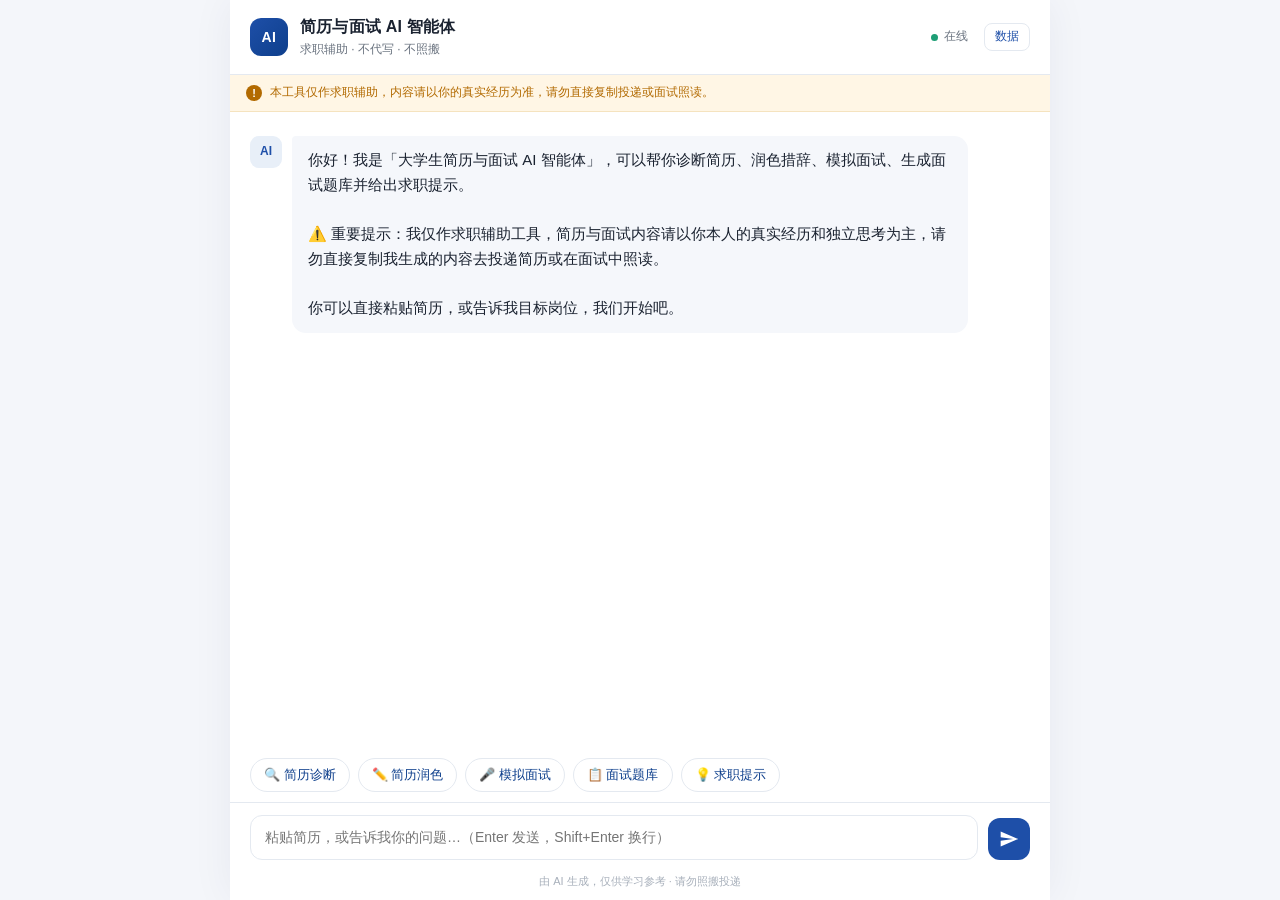
<file: index.html>
<!DOCTYPE html>
<html lang="zh-CN">
<head>
<meta charset="UTF-8">
<meta name="viewport" content="width=device-width, initial-scale=1.0">
<title>简历与面试 AI 智能体</title>
<link rel="stylesheet" href="style.css">
</head>
<body>
<div class="app">
  <header class="topbar">
    <div class="brand">
      <div class="logo">AI</div>
      <div>
        <div class="brand-title">简历与面试 AI 智能体</div>
        <div class="brand-sub">求职辅助 · 不代写 · 不照搬</div>
      </div>
    </div>
    <div class="topbar-right">
      <span class="status-dot"></span><span class="status-text">在线</span>
      <a href="admin.html" class="admin-link" title="使用统计">数据</a>
    </div>
  </header>

  <div class="ethics-banner">
    <span class="ethics-icon">!</span>
    本工具仅作求职辅助，内容请以你的真实经历为准，请勿直接复制投递或面试照读。
  </div>

  <main class="chat" id="chat">
    <div class="msg ai" data-role="ai">
      <div class="avatar">AI</div>
      <div class="bubble" id="openingBubble"></div>
    </div>
  </main>

  <div class="quick" id="quick">
    <button class="chip" data-q="帮我诊断简历">🔍 简历诊断</button>
    <button class="chip" data-q="帮我润色这段经历">✏️ 简历润色</button>
    <button class="chip" data-q="模拟面试">🎤 模拟面试</button>
    <button class="chip" data-q="生成AI运维实习面试题">📋 面试题库</button>
    <button class="chip" data-q="求职投递要注意什么">💡 求职提示</button>
  </div>

  <footer class="inputbar">
    <textarea id="input" rows="1" placeholder="粘贴简历，或告诉我你的问题…（Enter 发送，Shift+Enter 换行）"></textarea>
    <button id="send" class="send" aria-label="发送">
      <svg viewBox="0 0 24 24" width="20" height="20"><path d="M2 21l21-9L2 3v7l15 2-15 2v7z" fill="currentColor"/></svg>
    </button>
  </footer>
  <div class="foot-note">由 AI 生成，仅供学习参考 · 请勿照搬投递</div>
</div>
<script src="engine.js"></script>
<script src="app.js"></script>
</body>
</html>
</file>
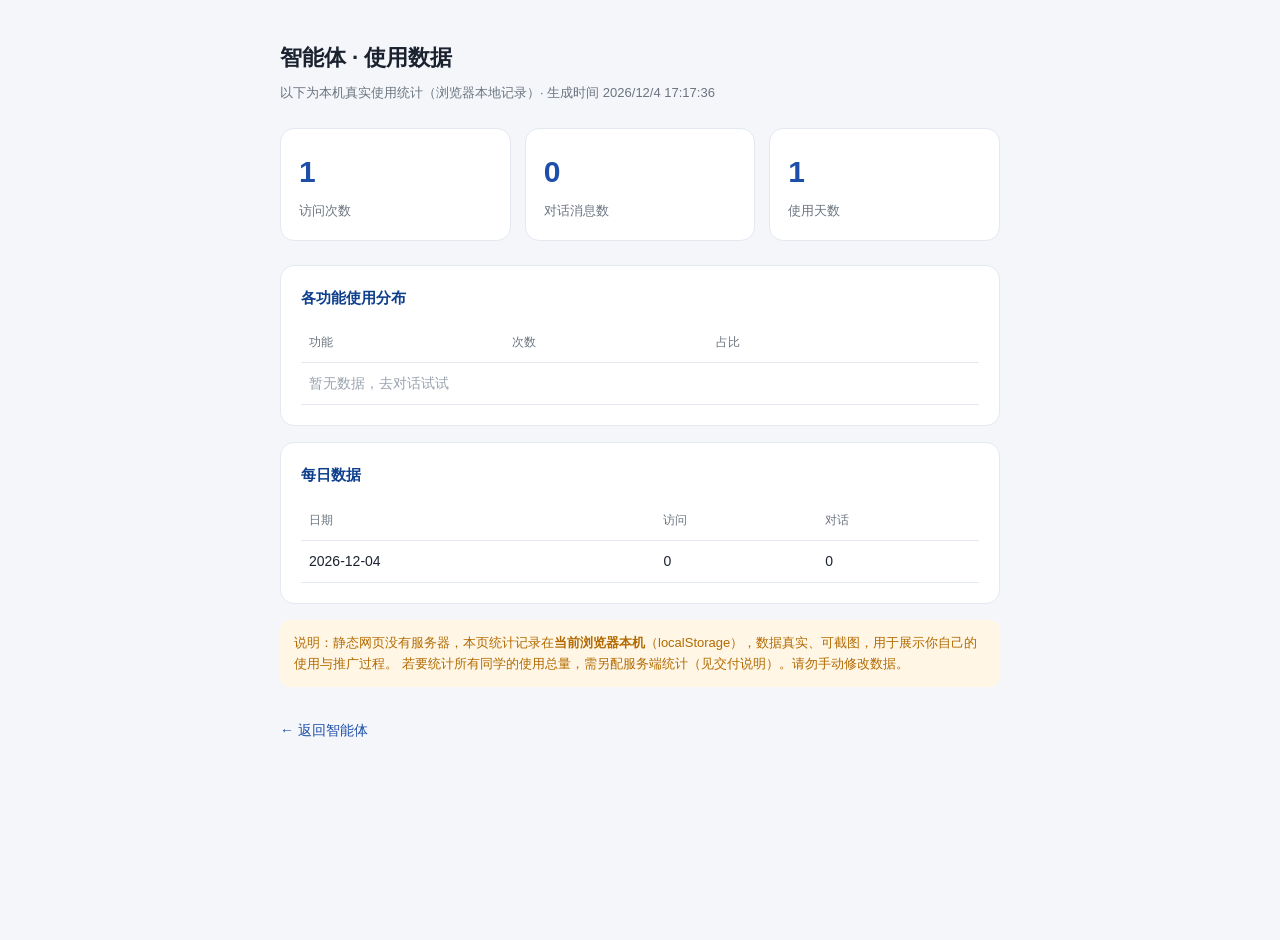
<file: admin.html>
<!DOCTYPE html>
<html lang="zh-CN">
<head>
<meta charset="UTF-8">
<meta name="viewport" content="width=device-width, initial-scale=1.0">
<title>智能体 · 使用数据</title>
<link rel="stylesheet" href="style.css">
</head>
<body>
<div class="admin-wrap">
  <h1>智能体 · 使用数据</h1>
  <div class="sub">以下为本机真实使用统计（浏览器本地记录）· 生成时间 <span id="now"></span></div>

  <div class="cards">
    <div class="stat-card"><div class="num" id="s-visits">0</div><div class="label">访问次数</div></div>
    <div class="stat-card"><div class="num" id="s-chats">0</div><div class="label">对话消息数</div></div>
    <div class="stat-card"><div class="num" id="s-days">0</div><div class="label">使用天数</div></div>
  </div>

  <div class="panel">
    <h2>各功能使用分布</h2>
    <table><thead><tr><th>功能</th><th>次数</th><th style="width:40%">占比</th></tr></thead>
      <tbody id="intentRows"></tbody></table>
  </div>

  <div class="panel">
    <h2>每日数据</h2>
    <table><thead><tr><th>日期</th><th>访问</th><th>对话</th></tr></thead>
      <tbody id="dailyRows"></tbody></table>
  </div>

  <div class="sub" style="color:#B26A00;background:#FFF6E5;padding:12px 14px;border-radius:10px">
    说明：静态网页没有服务器，本页统计记录在<b>当前浏览器本机</b>（localStorage），数据真实、可截图，用于展示你自己的使用与推广过程。
    若要统计所有同学的使用总量，需另配服务端统计（见交付说明）。请勿手动修改数据。
  </div>
  <a href="index.html" class="back">← 返回智能体</a>
</div>
<script>
(function(){
  var NAMES = {
    diagnose:'简历诊断', polish:'简历润色', interview:'模拟面试',
    answer:'面试作答', bank:'面试题库', tips:'求职提示',
    ethics:'伦理拦截', unknown:'其他/开场', exit:'结束面试'
  };
  document.getElementById('now').textContent = new Date().toLocaleString('zh-CN');
  var s = {};
  try { s = JSON.parse(localStorage.getItem('ai_agent_stats_v1') || '{}'); } catch(e){}
  var visits = s.visits || 0, chats = s.chats || 0;
  var daily = s.daily || {}, intents = s.intents || {};
  var days = Object.keys(daily);

  document.getElementById('s-visits').textContent = visits;
  document.getElementById('s-chats').textContent = chats;
  document.getElementById('s-days').textContent = days.length;

  var total = chats || 1;
  var rows = Object.keys(intents).sort(function(a,b){return intents[b]-intents[a];}).map(function(k){
    var n = intents[k]; var pct = Math.round(n/total*100);
    return '<tr><td>'+(NAMES[k]||k)+'</td><td>'+n+'</td><td><div class="bar"><i style="width:'+pct+'%"></i></div></td></tr>';
  }).join('');
  document.getElementById('intentRows').innerHTML = rows || '<tr><td colspan="3" style="color:#9AA3AF">暂无数据，去对话试试</td></tr>';

  var drows = days.sort().reverse().map(function(k){
    return '<tr><td>'+k+'</td><td>'+(daily[k].visits||0)+'</td><td>'+(daily[k].chats||0)+'</td></tr>';
  }).join('');
  document.getElementById('dailyRows').innerHTML = drows || '<tr><td colspan="3" style="color:#9AA3AF">暂无数据</td></tr>';
})();
</script>
</body>
</html>
</file>
<file: style.css>
:root{
  --blue:#1E4FA8; --blue-d:#0E3F8C; --blue-l:#E8EFF8;
  --ink:#1A2230; --muted:#6B7480; --line:#E4E9F0;
  --bg:#F4F6FA; --card:#FFFFFF; --warn:#B26A00; --warn-bg:#FFF6E5;
  --green:#1D9E75;
}
*{box-sizing:border-box;margin:0;padding:0}
html,body{height:100%}
body{
  font-family:-apple-system,BlinkMacSystemFont,"PingFang SC","Microsoft YaHei",sans-serif;
  background:var(--bg); color:var(--ink); font-size:15px; line-height:1.65;
}
.app{max-width:820px;margin:0 auto;height:100vh;display:flex;flex-direction:column;background:var(--card);
  box-shadow:0 0 40px rgba(20,40,80,.06);}

/* 顶栏 */
.topbar{display:flex;align-items:center;justify-content:space-between;padding:14px 20px;border-bottom:1px solid var(--line);flex-shrink:0}
.brand{display:flex;align-items:center;gap:12px}
.logo{width:38px;height:38px;border-radius:11px;background:linear-gradient(135deg,var(--blue),var(--blue-d));
  color:#fff;font-weight:700;display:flex;align-items:center;justify-content:center;font-size:14px;letter-spacing:.5px}
.brand-title{font-weight:700;font-size:16px;letter-spacing:.2px}
.brand-sub{font-size:12px;color:var(--muted)}
.topbar-right{display:flex;align-items:center;gap:6px;font-size:12px;color:var(--muted)}
.status-dot{width:7px;height:7px;border-radius:50%;background:var(--green);display:inline-block}
.admin-link{margin-left:10px;color:var(--blue);text-decoration:none;border:1px solid var(--line);padding:3px 10px;border-radius:8px}
.admin-link:hover{background:var(--blue-l)}

/* 伦理横幅 */
.ethics-banner{display:flex;align-items:center;gap:8px;background:var(--warn-bg);color:var(--warn);
  font-size:12px;padding:8px 16px;border-bottom:1px solid #F5E3BF;flex-shrink:0}
.ethics-icon{width:16px;height:16px;border-radius:50%;background:var(--warn);color:#fff;font-weight:700;
  display:flex;align-items:center;justify-content:center;font-size:11px;flex-shrink:0}

/* 对话区 */
.chat{flex:1;overflow-y:auto;padding:24px 20px 12px;display:flex;flex-direction:column;gap:20px}
.msg{display:flex;gap:10px;max-width:92%}
.msg.user{align-self:flex-end;flex-direction:row-reverse}
.avatar{width:32px;height:32px;border-radius:9px;flex-shrink:0;display:flex;align-items:center;justify-content:center;
  font-size:12px;font-weight:700;background:var(--blue-l);color:var(--blue)}
.msg.user .avatar{background:#EEF1F5;color:var(--muted)}
.bubble{padding:12px 16px;border-radius:14px;background:#F5F7FB;border-top-left-radius:4px;white-space:pre-wrap;word-break:break-word}
.msg.user .bubble{background:var(--blue);color:#fff;border-top-left-radius:14px;border-top-right-radius:4px}
.bubble strong{color:var(--blue-d)}
.msg.user .bubble strong{color:#fff}

/* 快捷入口 */
.quick{display:flex;gap:8px;flex-wrap:wrap;padding:0 20px 10px;flex-shrink:0}
.chip{border:1px solid var(--line);background:#fff;color:var(--blue-d);font-size:13px;padding:7px 13px;
  border-radius:20px;cursor:pointer;transition:.15s}
.chip:hover{background:var(--blue-l);border-color:#B9CCE8}

/* 输入栏 */
.inputbar{display:flex;gap:10px;padding:12px 20px;border-top:1px solid var(--line);align-items:flex-end;flex-shrink:0}
.inputbar textarea{flex:1;resize:none;border:1px solid var(--line);border-radius:12px;padding:11px 14px;
  font-family:inherit;font-size:14px;line-height:1.5;max-height:130px;outline:none;background:#fff}
.inputbar textarea:focus{border-color:var(--blue)}
.send{width:42px;height:42px;border:none;border-radius:12px;background:var(--blue);color:#fff;cursor:pointer;
  display:flex;align-items:center;justify-content:center;flex-shrink:0;transition:.15s}
.send:hover{background:var(--blue-d)}
.send:disabled{opacity:.5;cursor:not-allowed}
.foot-note{text-align:center;font-size:11px;color:#A8B0BB;padding:0 0 10px;flex-shrink:0}

/* 打字指示 */
.typing{display:inline-flex;gap:4px;padding:4px 0}
.typing i{width:6px;height:6px;border-radius:50%;background:#9FB0CC;animation:blink 1.2s infinite}
.typing i:nth-child(2){animation-delay:.2s}.typing i:nth-child(3){animation-delay:.4s}
@keyframes blink{0%,60%,100%{opacity:.3}30%{opacity:1}}

/* 后台页 */
.admin-wrap{max-width:760px;margin:40px auto;padding:0 20px;font-family:inherit;color:var(--ink)}
.admin-wrap h1{font-size:22px;margin-bottom:6px}
.admin-wrap .sub{color:var(--muted);font-size:13px;margin-bottom:24px}
.cards{display:grid;grid-template-columns:repeat(3,1fr);gap:14px;margin-bottom:24px}
.stat-card{background:#fff;border:1px solid var(--line);border-radius:14px;padding:18px}
.stat-card .num{font-size:30px;font-weight:700;color:var(--blue)}
.stat-card .label{font-size:13px;color:var(--muted);margin-top:4px}
.panel{background:#fff;border:1px solid var(--line);border-radius:14px;padding:20px;margin-bottom:16px}
.panel h2{font-size:15px;margin-bottom:14px;color:var(--blue-d)}
table{width:100%;border-collapse:collapse;font-size:14px}
th,td{text-align:left;padding:9px 8px;border-bottom:1px solid var(--line)}
th{color:var(--muted);font-weight:500;font-size:12px}
.bar{height:8px;background:var(--blue-l);border-radius:4px;overflow:hidden;min-width:80px}
.bar>i{display:block;height:100%;background:var(--blue);border-radius:4px}
.back{display:inline-block;margin-top:8px;color:var(--blue);text-decoration:none;font-size:14px}

@media(max-width:600px){
  .cards{grid-template-columns:1fr}
  .brand-sub{display:none}
  .msg{max-width:96%}
}
</file>
